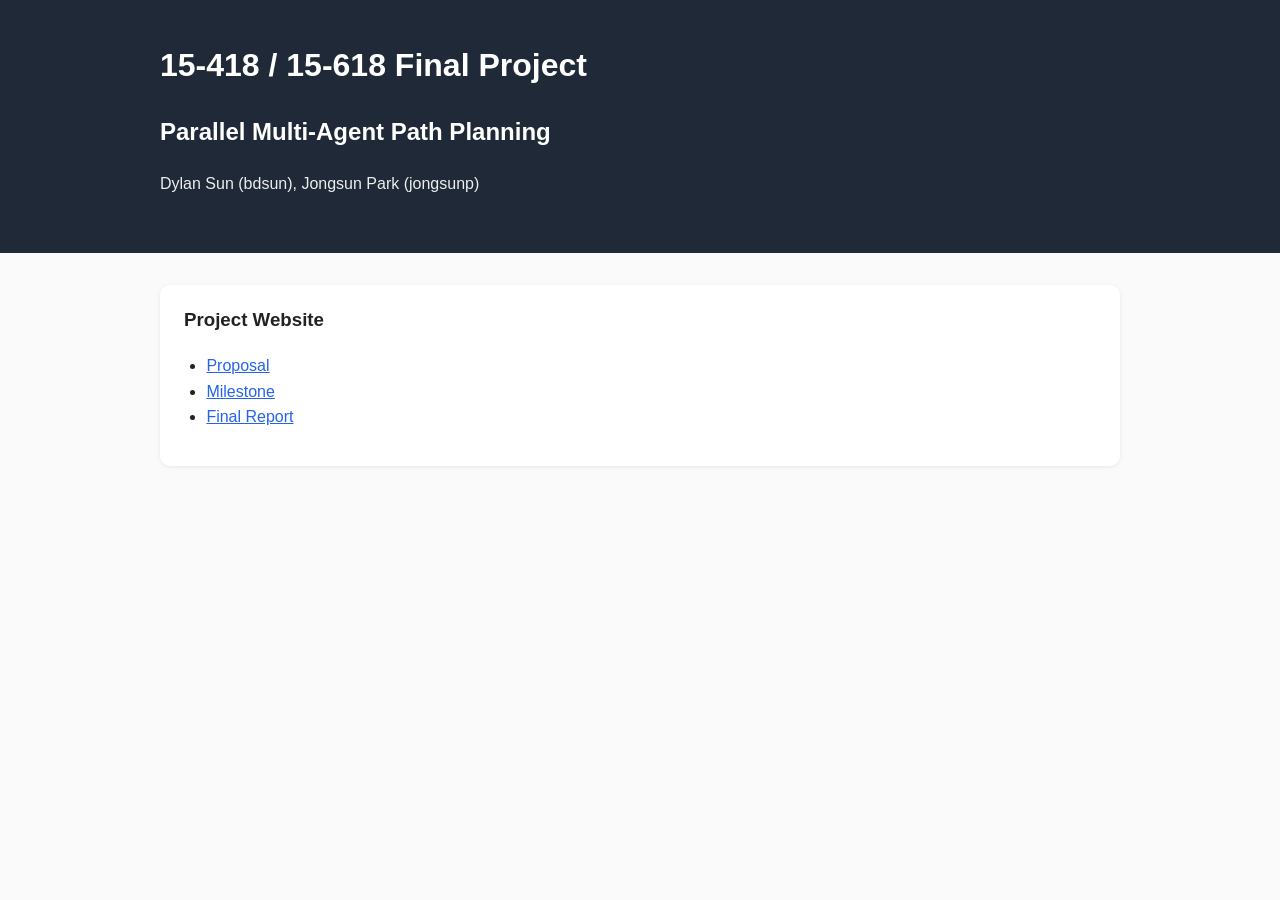
<file: index.html>
<!DOCTYPE html>
<html lang="en">
<head>
  <meta charset="UTF-8" />
  <meta name="viewport" content="width=device-width, initial-scale=1.0" />
  <title>15-418 Final Project</title>
  <style>
  body {
    font-family: Arial, sans-serif;
    line-height: 1.6;
    margin: 0;
    padding: 0;
    color: #222;
    background: #fafafa;
  }

  .hero {
    background: #1f2937;
    color: white;
    padding: 2.5rem 0;
    margin-bottom: 2rem;
  }

  .container {
    width: min(960px, 92%);
    margin: 0 auto;
  }

  h1, h2, h3, h4 {
    margin-top: 0;
  }

  section {
    background: white;
    padding: 1.25rem 1.5rem;
    margin-bottom: 1rem;
    border-radius: 10px;
    box-shadow: 0 1px 4px rgba(0,0,0,0.08);
  }

  ul, ol {
    padding-left: 1.4rem;
  }

  a {
    color: #2563eb;
  }

  .subtitle {
    opacity: 0.92;
  }

  pre {
    background: #f3f4f6;
    padding: 1rem;
    border-radius: 8px;
    overflow-x: auto;
    border: 1px solid #e5e7eb;
  }

  code {
    background: #f3f4f6;
    padding: 0.1rem 0.3rem;
    border-radius: 4px;
  }

  pre code {
    padding: 0;
    background: transparent;
  }

  table {
    width: 100%;
    border-collapse: collapse;
    margin-top: 0.75rem;
    margin-bottom: 1.25rem;
    font-size: 0.95rem;
  }

  th, td {
    border: 1px solid #d1d5db;
    padding: 0.6rem 0.7rem;
    text-align: left;
    vertical-align: top;
  }

  th {
    background: #f3f4f6;
  }

  td.num, th.num {
    text-align: right;
    font-variant-numeric: tabular-nums;
  }

  .report-nav {
    background: white;
    padding: 1.25rem 1.5rem;
    margin-bottom: 1rem;
    border-radius: 10px;
    box-shadow: 0 1px 4px rgba(0,0,0,0.08);
  }

  .report-nav ul {
    columns: 2;
    margin-bottom: 0;
  }

  .abstract-box {
    background: #f3f4f6;
    border-left: 4px solid #1f2937;
    padding: 1rem 1.25rem;
    border-radius: 8px;
  }

  .back-link {
    margin-bottom: 1rem;
  }

  .note {
    color: #666;
    font-size: 0.95rem;
  }

  .references li {
    margin-bottom: 0.5rem;
  }

  @media print {
    body {
      background: white;
    }

    .hero, .report-nav, .back-link {
      display: none;
    }

    .container {
      width: 100%;
      max-width: none;
    }

    section {
      box-shadow: none;
      border-radius: 0;
      padding: 0;
      margin-bottom: 1.25rem;
      break-inside: avoid;
    }

    table, pre {
      break-inside: avoid;
    }

    h2, h3 {
      break-after: avoid;
    }

    a {
      color: inherit;
      text-decoration: none;
    }
  }
</style>
</head>
<body>
  <header class="hero">
    <div class="container">
      <h1>15-418 / 15-618 Final Project</h1>
      <h2>Parallel Multi-Agent Path Planning</h2>
      <p class="subtitle">
        Dylan Sun (bdsun), Jongsun Park (jongsunp)
      </p>
    </div>
  </header>

  <main class="container">
    <section>
      <h3>Project Website</h3>
      <ul>
        <li><a href="multi_agent_path_planning_proposal.html">Proposal</a></li>
        <li><a href="milestone_report.html">Milestone</a></li>
        <li><a href="final_report.html">Final Report</a></li>
      </ul>
    </section>
  </main>
</body>
</html>
</file>
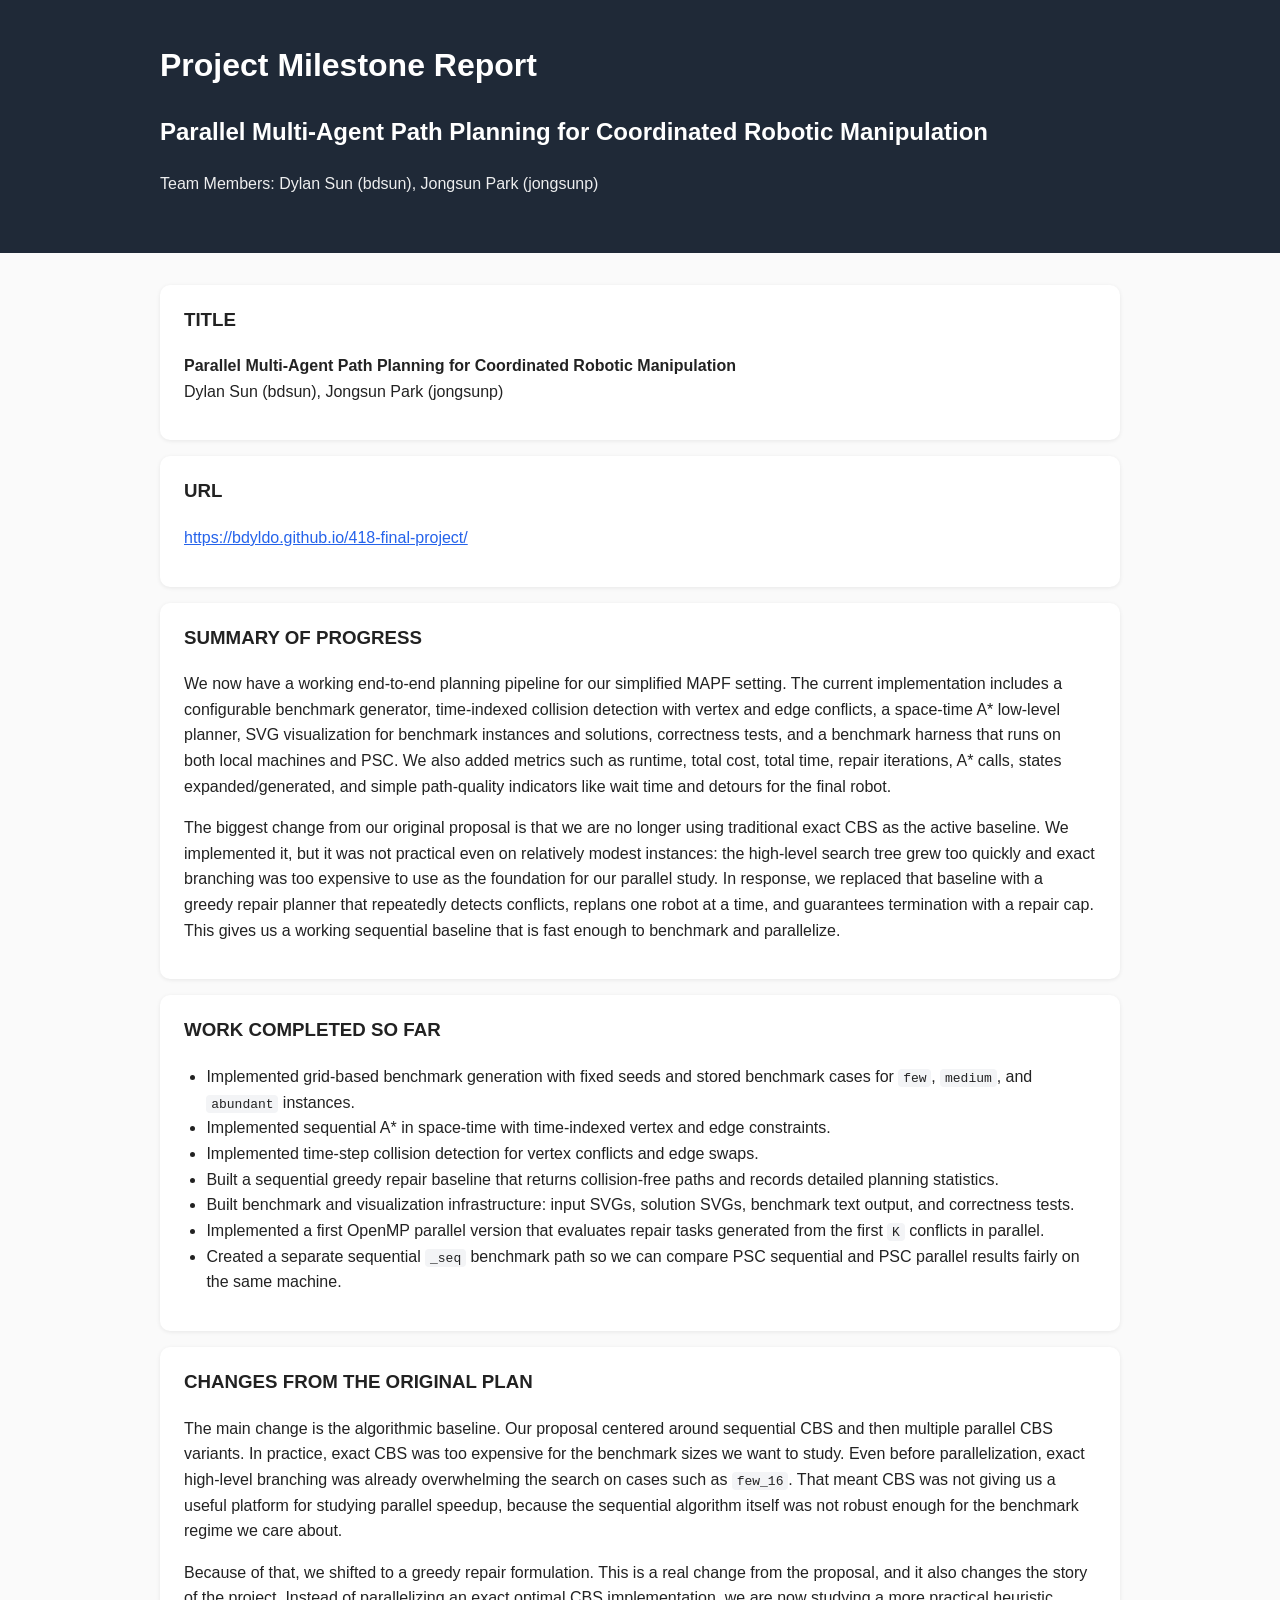
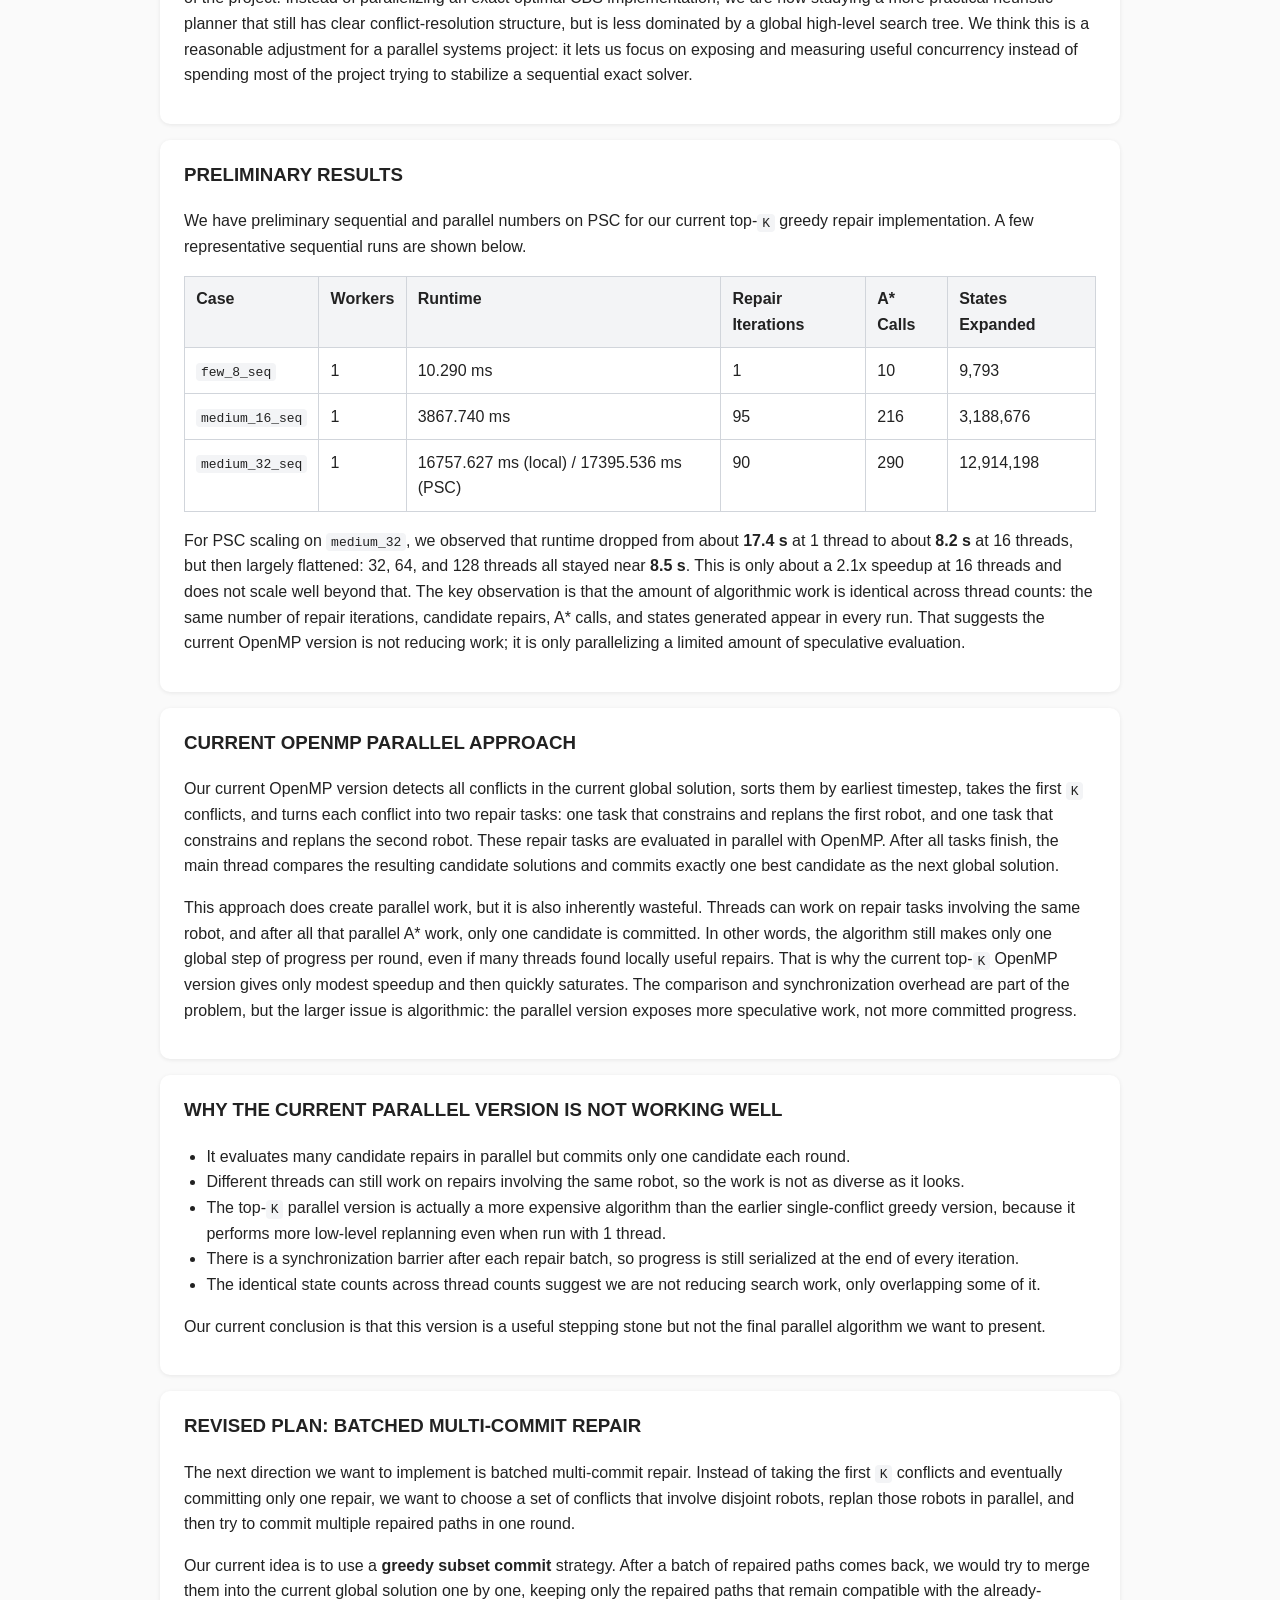
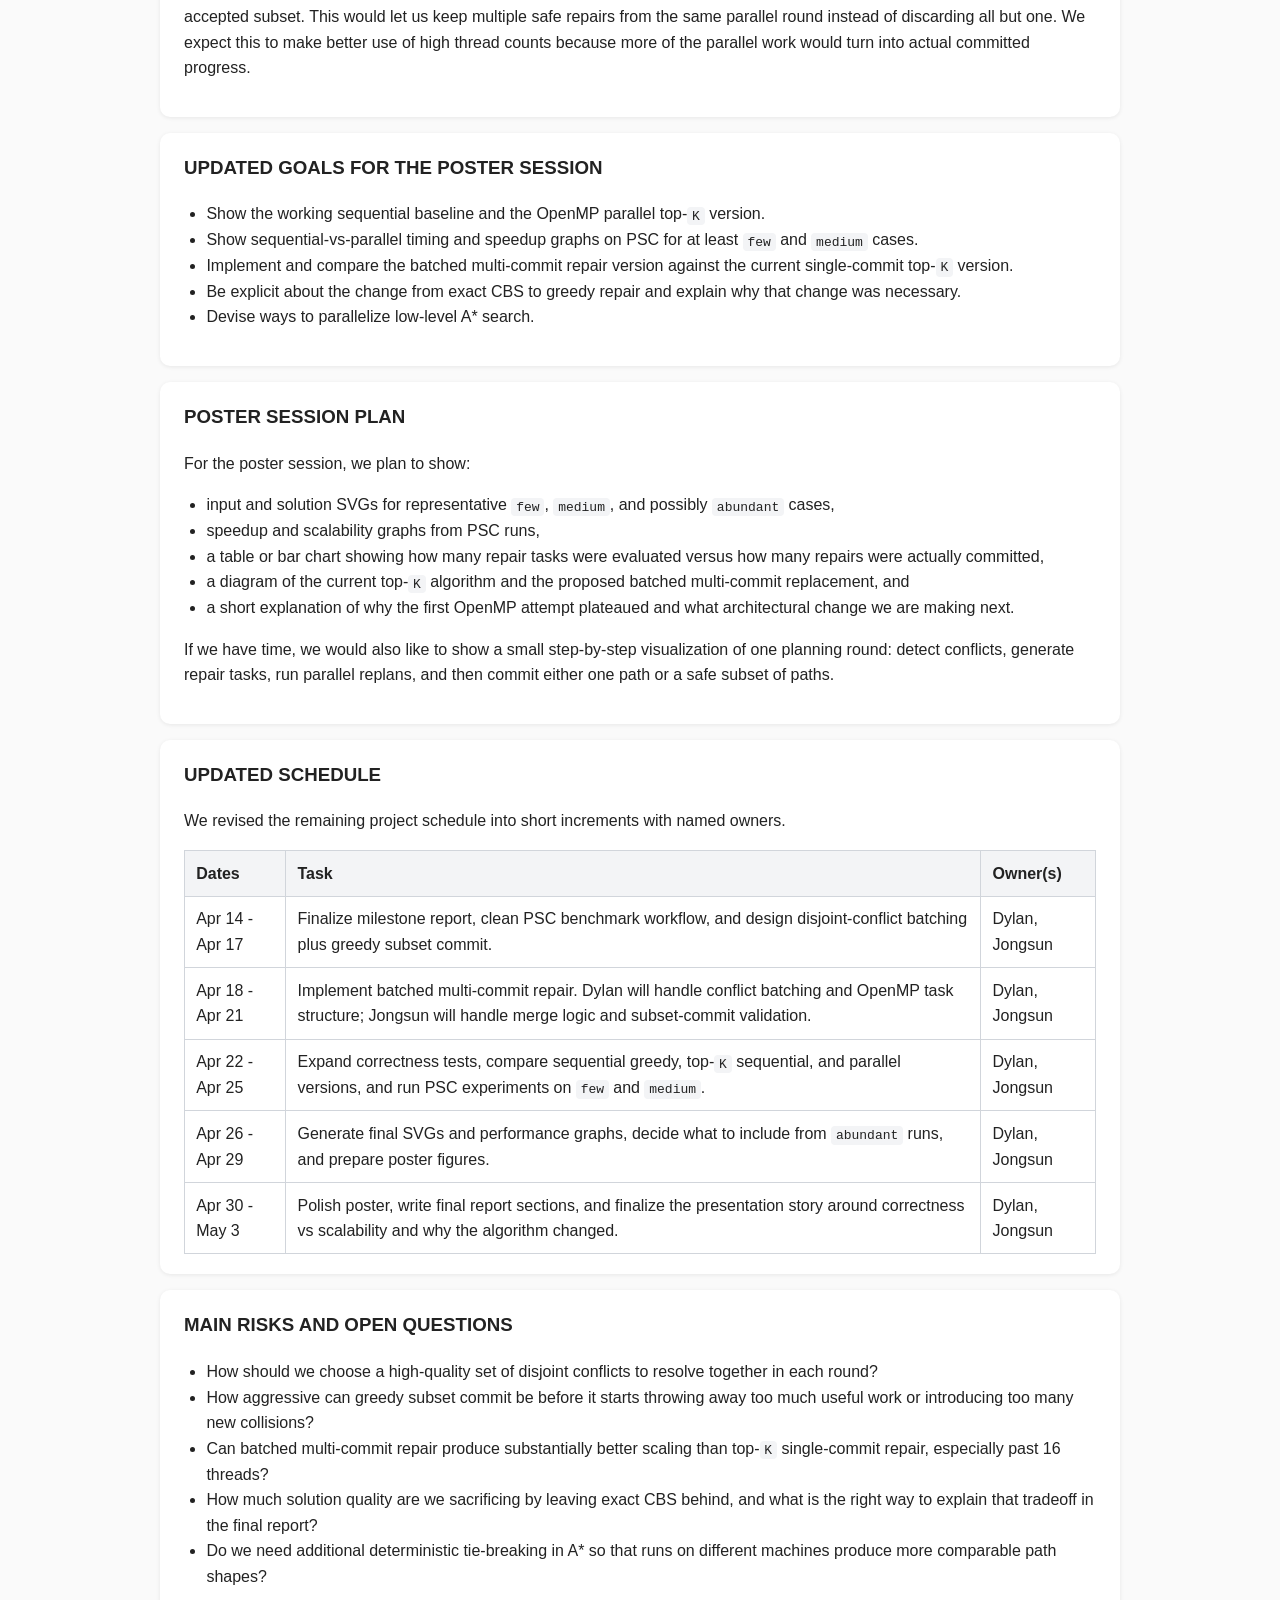
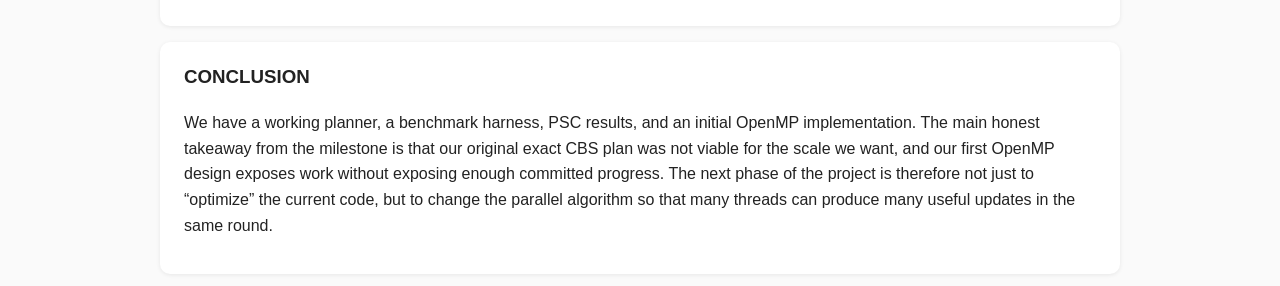
<file: milestone_report.html>
<!DOCTYPE html>
<html lang="en">
<head>
  <meta charset="UTF-8" />
  <meta name="viewport" content="width=device-width, initial-scale=1.0" />
  <title>Milestone Report | 15-418 Final Project</title>
  <style>
    body {
      font-family: Arial, sans-serif;
      line-height: 1.6;
      margin: 0;
      padding: 0;
      color: #222;
      background: #fafafa;
    }
    .hero {
      background: #1f2937;
      color: white;
      padding: 2.5rem 0;
      margin-bottom: 2rem;
    }
    .container {
      width: min(960px, 92%);
      margin: 0 auto;
    }
    h1, h2, h3, h4 {
      margin-top: 0;
    }
    section {
      background: white;
      padding: 1.25rem 1.5rem;
      margin-bottom: 1rem;
      border-radius: 10px;
      box-shadow: 0 1px 4px rgba(0,0,0,0.08);
    }
    pre {
      background: #f3f4f6;
      padding: 1rem;
      border-radius: 8px;
      overflow-x: auto;
    }
    code {
      background: #f3f4f6;
      padding: 0.1rem 0.3rem;
      border-radius: 4px;
    }
    ul {
      padding-left: 1.4rem;
    }
    a {
      color: #2563eb;
    }
    .subtitle {
      opacity: 0.92;
    }
    table {
      width: 100%;
      border-collapse: collapse;
      margin-top: 0.75rem;
    }
    th, td {
      border: 1px solid #d1d5db;
      padding: 0.6rem 0.7rem;
      text-align: left;
      vertical-align: top;
    }
    th {
      background: #f3f4f6;
    }
  </style>
</head>
<body>
  <header class="hero">
    <div class="container">
      <h1>Project Milestone Report</h1>
      <h2>Parallel Multi-Agent Path Planning for Coordinated Robotic Manipulation</h2>
      <p class="subtitle">
        Team Members: Dylan Sun (bdsun), Jongsun Park (jongsunp)
      </p>
    </div>
  </header>

  <main class="container">

    <section>
      <h3>TITLE</h3>
      <p><strong>Parallel Multi-Agent Path Planning for Coordinated Robotic Manipulation</strong><br>
      Dylan Sun (bdsun), Jongsun Park (jongsunp)</p>
    </section>

    <section>
      <h3>URL</h3>
      <p>
        <a href="https://bdyldo.github.io/418-final-project/">
          https://bdyldo.github.io/418-final-project/
        </a>
      </p>
    </section>

    <section>
      <h3>SUMMARY OF PROGRESS</h3>
      <p>
        We now have a working end-to-end planning pipeline for our simplified MAPF setting. The current implementation includes a configurable benchmark generator, time-indexed collision detection with vertex and edge conflicts, a space-time A* low-level planner, SVG visualization for benchmark instances and solutions, correctness tests, and a benchmark harness that runs on both local machines and PSC. We also added metrics such as runtime, total cost, total time, repair iterations, A* calls, states expanded/generated, and simple path-quality indicators like wait time and detours for the final robot.
      </p>
      <p>
        The biggest change from our original proposal is that we are no longer using traditional exact CBS as the active baseline. We implemented it, but it was not practical even on relatively modest instances: the high-level search tree grew too quickly and exact branching was too expensive to use as the foundation for our parallel study. In response, we replaced that baseline with a greedy repair planner that repeatedly detects conflicts, replans one robot at a time, and guarantees termination with a repair cap. This gives us a working sequential baseline that is fast enough to benchmark and parallelize.
      </p>
    </section>

    <section>
      <h3>WORK COMPLETED SO FAR</h3>
      <ul>
        <li>Implemented grid-based benchmark generation with fixed seeds and stored benchmark cases for <code>few</code>, <code>medium</code>, and <code>abundant</code> instances.</li>
        <li>Implemented sequential A* in space-time with time-indexed vertex and edge constraints.</li>
        <li>Implemented time-step collision detection for vertex conflicts and edge swaps.</li>
        <li>Built a sequential greedy repair baseline that returns collision-free paths and records detailed planning statistics.</li>
        <li>Built benchmark and visualization infrastructure:
          input SVGs, solution SVGs, benchmark text output, and correctness tests.</li>
        <li>Implemented a first OpenMP parallel version that evaluates repair tasks generated from the first <code>K</code> conflicts in parallel.</li>
        <li>Created a separate sequential <code>_seq</code> benchmark path so we can compare PSC sequential and PSC parallel results fairly on the same machine.</li>
      </ul>
    </section>

    <section>
      <h3>CHANGES FROM THE ORIGINAL PLAN</h3>
      <p>
        The main change is the algorithmic baseline. Our proposal centered around sequential CBS and then multiple parallel CBS variants. In practice, exact CBS was too expensive for the benchmark sizes we want to study. Even before parallelization, exact high-level branching was already overwhelming the search on cases such as <code>few_16</code>. That meant CBS was not giving us a useful platform for studying parallel speedup, because the sequential algorithm itself was not robust enough for the benchmark regime we care about.
      </p>
      <p>
        Because of that, we shifted to a greedy repair formulation. This is a real change from the proposal, and it also changes the story of the project. Instead of parallelizing an exact optimal CBS implementation, we are now studying a more practical heuristic planner that still has clear conflict-resolution structure, but is less dominated by a global high-level search tree. We think this is a reasonable adjustment for a parallel systems project: it lets us focus on exposing and measuring useful concurrency instead of spending most of the project trying to stabilize a sequential exact solver.
      </p>
    </section>

    <section>
      <h3>PRELIMINARY RESULTS</h3>
      <p>
        We have preliminary sequential and parallel numbers on PSC for our current top-<code>K</code> greedy repair implementation. A few representative sequential runs are shown below.
      </p>

      <table>
        <thead>
          <tr>
            <th>Case</th>
            <th>Workers</th>
            <th>Runtime</th>
            <th>Repair Iterations</th>
            <th>A* Calls</th>
            <th>States Expanded</th>
          </tr>
        </thead>
        <tbody>
          <tr>
            <td><code>few_8_seq</code></td>
            <td>1</td>
            <td>10.290 ms</td>
            <td>1</td>
            <td>10</td>
            <td>9,793</td>
          </tr>
          <tr>
            <td><code>medium_16_seq</code></td>
            <td>1</td>
            <td>3867.740 ms</td>
            <td>95</td>
            <td>216</td>
            <td>3,188,676</td>
          </tr>
          <tr>
            <td><code>medium_32_seq</code></td>
            <td>1</td>
            <td>16757.627 ms (local) / 17395.536 ms (PSC)</td>
            <td>90</td>
            <td>290</td>
            <td>12,914,198</td>
          </tr>
        </tbody>
      </table>

      <p>
        For PSC scaling on <code>medium_32</code>, we observed that runtime dropped from about <strong>17.4 s</strong> at 1 thread to about <strong>8.2 s</strong> at 16 threads, but then largely flattened: 32, 64, and 128 threads all stayed near <strong>8.5 s</strong>. This is only about a 2.1x speedup at 16 threads and does not scale well beyond that. The key observation is that the amount of algorithmic work is identical across thread counts: the same number of repair iterations, candidate repairs, A* calls, and states generated appear in every run. That suggests the current OpenMP version is not reducing work; it is only parallelizing a limited amount of speculative evaluation.
      </p>
    </section>

    <section>
      <h3>CURRENT OPENMP PARALLEL APPROACH</h3>
      <p>
        Our current OpenMP version detects all conflicts in the current global solution, sorts them by earliest timestep, takes the first <code>K</code> conflicts, and turns each conflict into two repair tasks: one task that constrains and replans the first robot, and one task that constrains and replans the second robot. These repair tasks are evaluated in parallel with OpenMP. After all tasks finish, the main thread compares the resulting candidate solutions and commits exactly one best candidate as the next global solution.
      </p>
      <p>
        This approach does create parallel work, but it is also inherently wasteful. Threads can work on repair tasks involving the same robot, and after all that parallel A* work, only one candidate is committed. In other words, the algorithm still makes only one global step of progress per round, even if many threads found locally useful repairs. That is why the current top-<code>K</code> OpenMP version gives only modest speedup and then quickly saturates. The comparison and synchronization overhead are part of the problem, but the larger issue is algorithmic: the parallel version exposes more speculative work, not more committed progress.
      </p>
    </section>

    <section>
      <h3>WHY THE CURRENT PARALLEL VERSION IS NOT WORKING WELL</h3>
      <ul>
        <li>It evaluates many candidate repairs in parallel but commits only one candidate each round.</li>
        <li>Different threads can still work on repairs involving the same robot, so the work is not as diverse as it looks.</li>
        <li>The top-<code>K</code> parallel version is actually a more expensive algorithm than the earlier single-conflict greedy version, because it performs more low-level replanning even when run with 1 thread.</li>
        <li>There is a synchronization barrier after each repair batch, so progress is still serialized at the end of every iteration.</li>
        <li>The identical state counts across thread counts suggest we are not reducing search work, only overlapping some of it.</li>
      </ul>
      <p>
        Our current conclusion is that this version is a useful stepping stone but not the final parallel algorithm we want to present.
      </p>
    </section>

    <section>
      <h3>REVISED PLAN: BATCHED MULTI-COMMIT REPAIR</h3>
      <p>
        The next direction we want to implement is batched multi-commit repair. Instead of taking the first <code>K</code> conflicts and eventually committing only one repair, we want to choose a set of conflicts that involve disjoint robots, replan those robots in parallel, and then try to commit multiple repaired paths in one round.
      </p>
      <p>
        Our current idea is to use a <strong>greedy subset commit</strong> strategy. After a batch of repaired paths comes back, we would try to merge them into the current global solution one by one, keeping only the repaired paths that remain compatible with the already-accepted subset. This would let us keep multiple safe repairs from the same parallel round instead of discarding all but one. We expect this to make better use of high thread counts because more of the parallel work would turn into actual committed progress.
      </p>
    </section>

    <section>
      <h3>UPDATED GOALS FOR THE POSTER SESSION</h3>
      <ul>
        <li>Show the working sequential baseline and the OpenMP parallel top-<code>K</code> version.</li>
        <li>Show sequential-vs-parallel timing and speedup graphs on PSC for at least <code>few</code> and <code>medium</code> cases.</li>
        <li>Implement and compare the batched multi-commit repair version against the current single-commit top-<code>K</code> version.</li>
        <li>Be explicit about the change from exact CBS to greedy repair and explain why that change was necessary.</li>
        <li>Devise ways to parallelize low-level A* search.</li>
      </ul>
    </section>

    <section>
      <h3>POSTER SESSION PLAN</h3>
      <p>
        For the poster session, we plan to show:
      </p>
      <ul>
        <li>input and solution SVGs for representative <code>few</code>, <code>medium</code>, and possibly <code>abundant</code> cases,</li>
        <li>speedup and scalability graphs from PSC runs,</li>
        <li>a table or bar chart showing how many repair tasks were evaluated versus how many repairs were actually committed,</li>
        <li>a diagram of the current top-<code>K</code> algorithm and the proposed batched multi-commit replacement, and</li>
        <li>a short explanation of why the first OpenMP attempt plateaued and what architectural change we are making next.</li>
      </ul>
      <p>
        If we have time, we would also like to show a small step-by-step visualization of one planning round: detect conflicts, generate repair tasks, run parallel replans, and then commit either one path or a safe subset of paths.
      </p>
    </section>

    <section>
      <h3>UPDATED SCHEDULE</h3>
      <p>
        We revised the remaining project schedule into short increments with named owners.
      </p>
      <table>
        <thead>
          <tr>
            <th>Dates</th>
            <th>Task</th>
            <th>Owner(s)</th>
          </tr>
        </thead>
        <tbody>
          <tr>
            <td>Apr 14 - Apr 17</td>
            <td>Finalize milestone report, clean PSC benchmark workflow, and design disjoint-conflict batching plus greedy subset commit.</td>
            <td>Dylan, Jongsun</td>
          </tr>
          <tr>
            <td>Apr 18 - Apr 21</td>
            <td>Implement batched multi-commit repair. Dylan will handle conflict batching and OpenMP task structure; Jongsun will handle merge logic and subset-commit validation.</td>
            <td>Dylan, Jongsun</td>
          </tr>
          <tr>
            <td>Apr 22 - Apr 25</td>
            <td>Expand correctness tests, compare sequential greedy, top-<code>K</code> sequential, and parallel versions, and run PSC experiments on <code>few</code> and <code>medium</code>.</td>
            <td>Dylan, Jongsun</td>
          </tr>
          <tr>
            <td>Apr 26 - Apr 29</td>
            <td>Generate final SVGs and performance graphs, decide what to include from <code>abundant</code> runs, and prepare poster figures.</td>
            <td>Dylan, Jongsun</td>
          </tr>
          <tr>
            <td>Apr 30 - May 3</td>
            <td>Polish poster, write final report sections, and finalize the presentation story around correctness vs scalability and why the algorithm changed.</td>
            <td>Dylan, Jongsun</td>
          </tr>
        </tbody>
      </table>
    </section>

    <section>
      <h3>MAIN RISKS AND OPEN QUESTIONS</h3>
      <ul>
        <li>How should we choose a high-quality set of disjoint conflicts to resolve together in each round?</li>
        <li>How aggressive can greedy subset commit be before it starts throwing away too much useful work or introducing too many new collisions?</li>
        <li>Can batched multi-commit repair produce substantially better scaling than top-<code>K</code> single-commit repair, especially past 16 threads?</li>
        <li>How much solution quality are we sacrificing by leaving exact CBS behind, and what is the right way to explain that tradeoff in the final report?</li>
        <li>Do we need additional deterministic tie-breaking in A* so that runs on different machines produce more comparable path shapes?</li>
      </ul>
    </section>

    <section>
      <h3>CONCLUSION</h3>
      <p>
        We have a working planner, a benchmark harness, PSC results, and an initial OpenMP implementation. The main honest takeaway from the milestone is that our original exact CBS plan was not viable for the scale we want, and our first OpenMP design exposes work without exposing enough committed progress. The next phase of the project is therefore not just to “optimize” the current code, but to change the parallel algorithm so that many threads can produce many useful updates in the same round.
      </p>
    </section>

  </main>
</body>
</html>
</file>
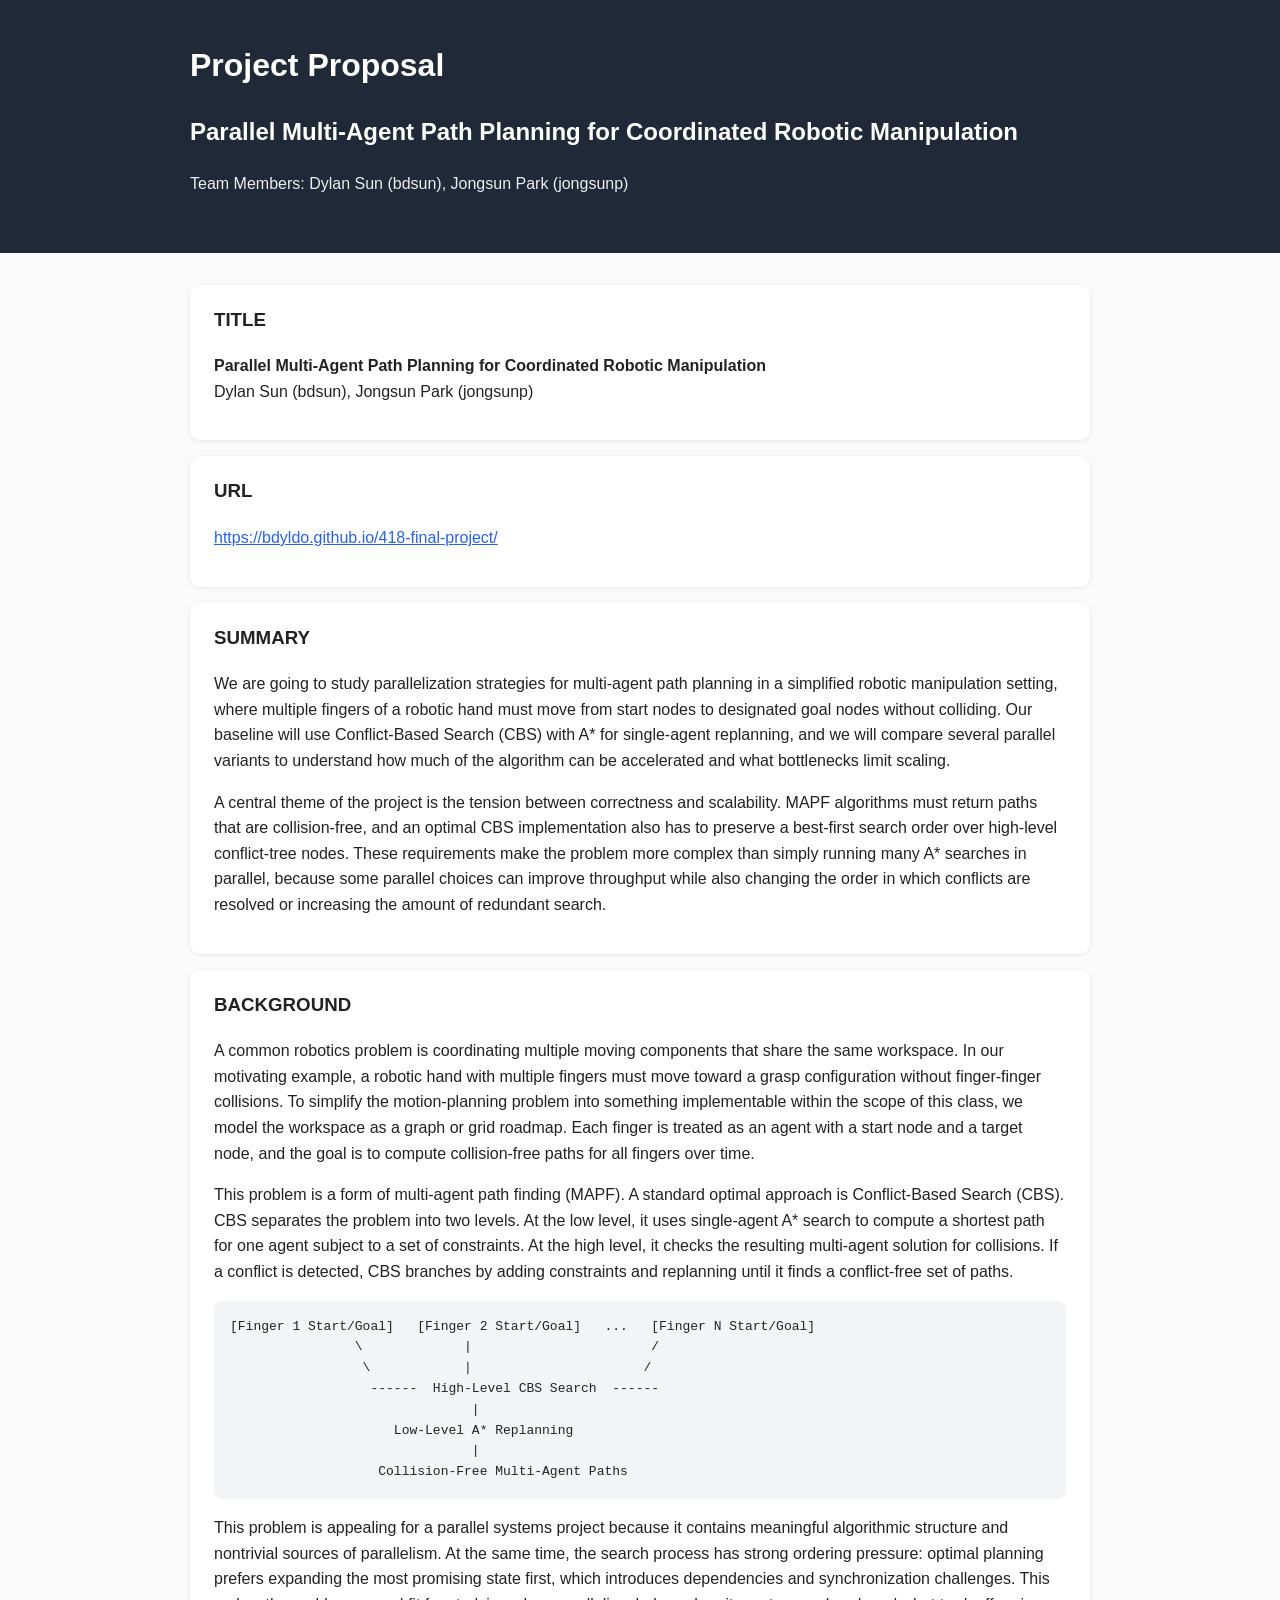
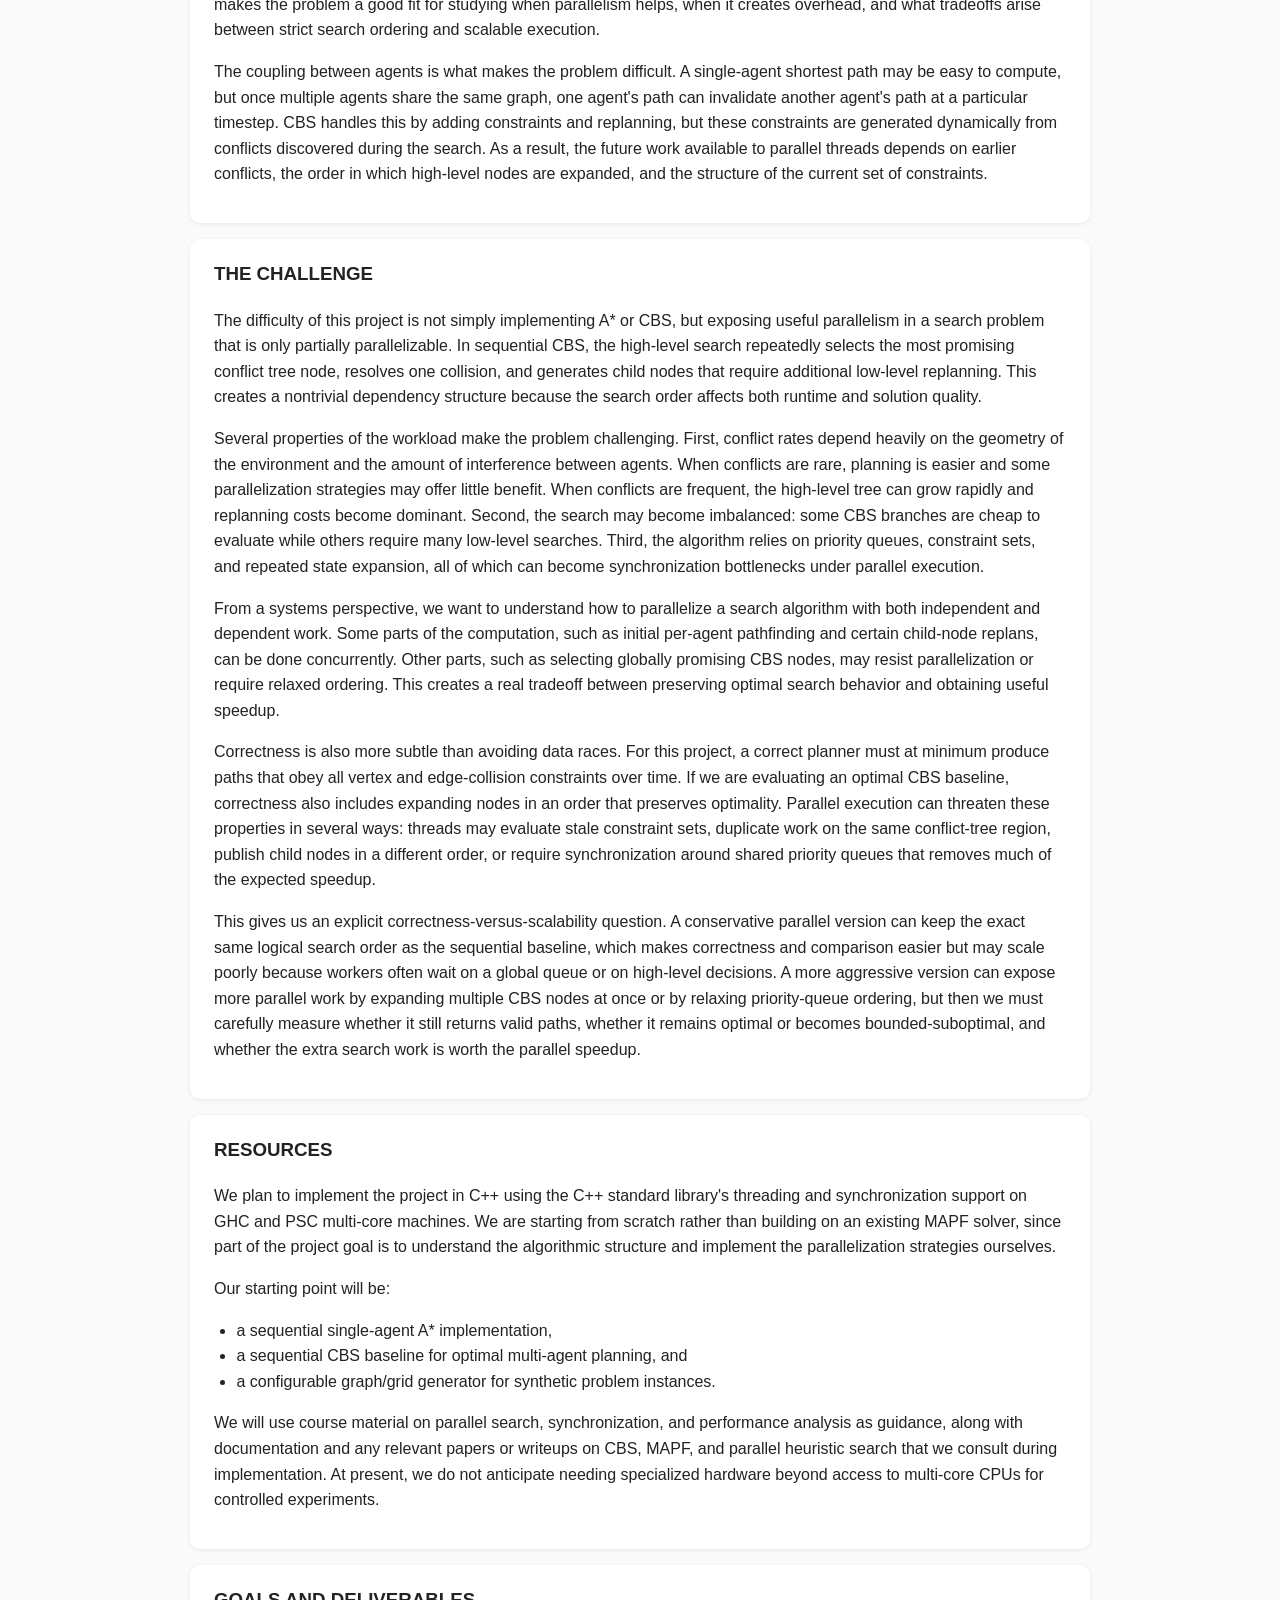
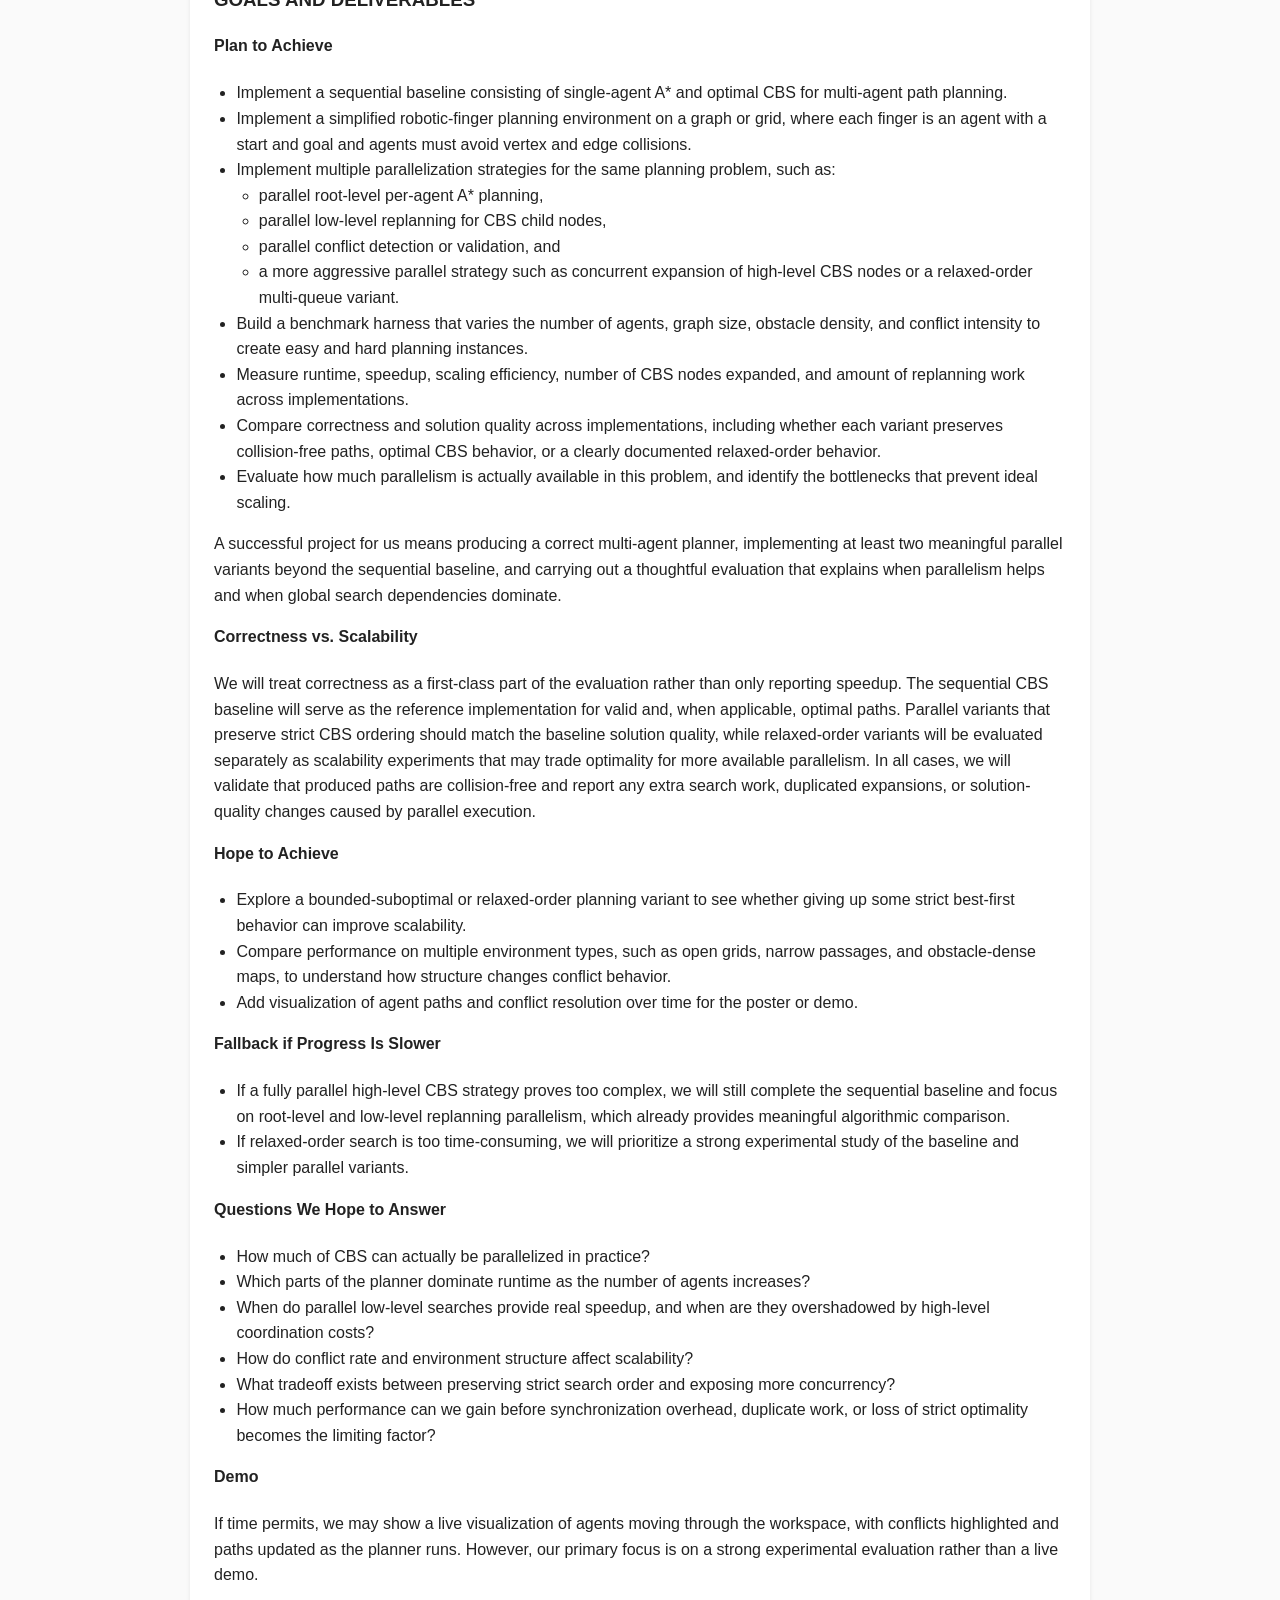
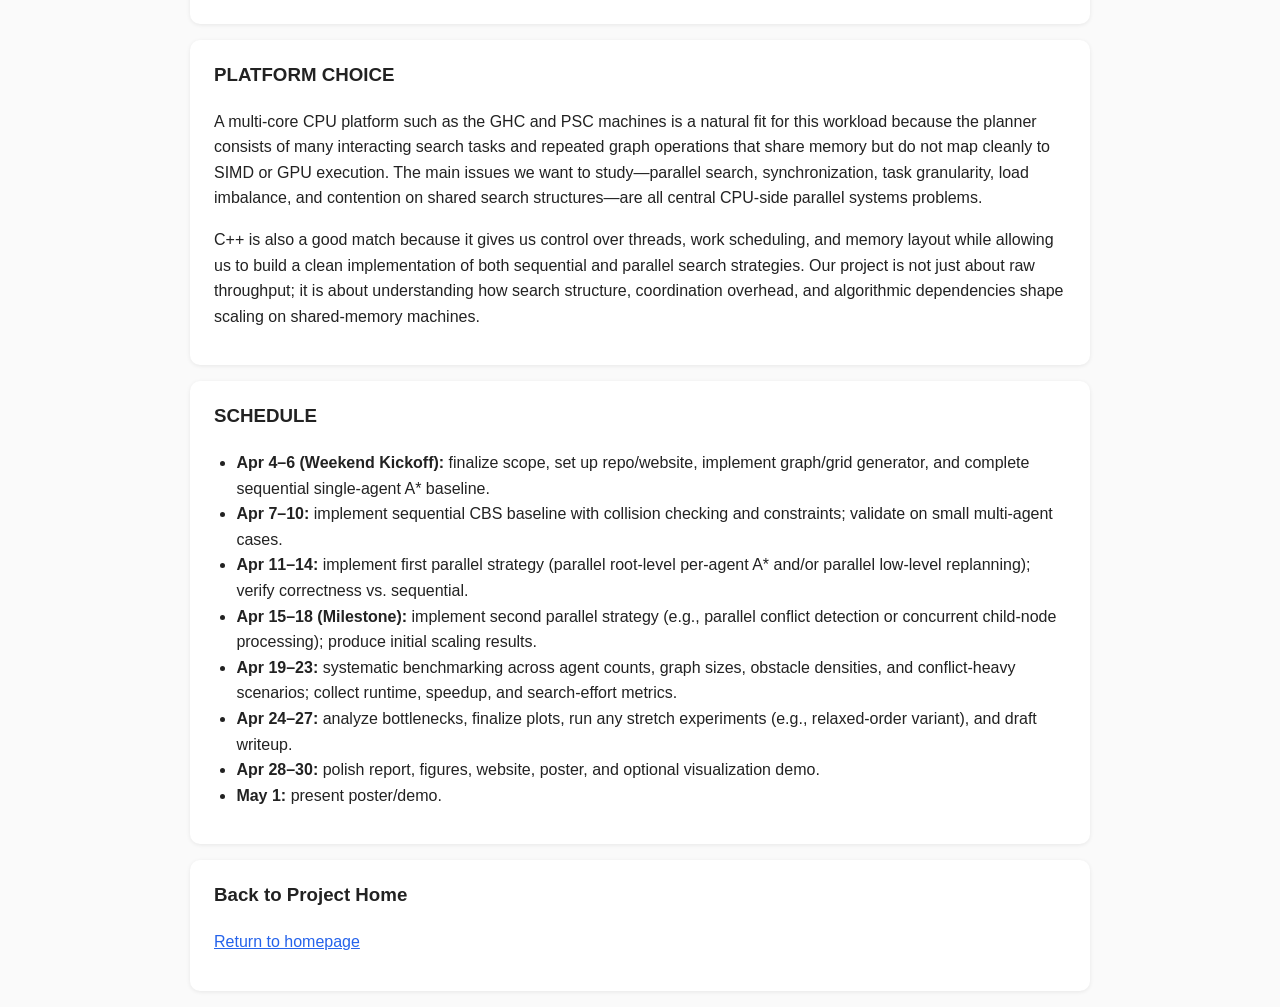
<file: multi_agent_path_planning_proposal.html>
<!DOCTYPE html>
<html lang="en">
<head>
  <meta charset="UTF-8" />
  <meta name="viewport" content="width=device-width, initial-scale=1.0" />
  <title>Project Proposal | 15-418 Final Project</title>
  <style>
    body {
      font-family: Arial, sans-serif;
      line-height: 1.6;
      margin: 0;
      padding: 0;
      color: #222;
      background: #fafafa;
    }
    .hero {
      background: #1f2937;
      color: white;
      padding: 2.5rem 0;
      margin-bottom: 2rem;
    }
    .container {
      width: min(900px, 92%);
      margin: 0 auto;
    }
    h1, h2, h3, h4 {
      margin-top: 0;
    }
    section {
      background: white;
      padding: 1.25rem 1.5rem;
      margin-bottom: 1rem;
      border-radius: 10px;
      box-shadow: 0 1px 4px rgba(0,0,0,0.08);
    }
    pre {
      background: #f3f4f6;
      padding: 1rem;
      border-radius: 8px;
      overflow-x: auto;
    }
    code {
      background: #f3f4f6;
      padding: 0.1rem 0.3rem;
      border-radius: 4px;
    }
    ul {
      padding-left: 1.4rem;
    }
    a {
      color: #2563eb;
    }
    .subtitle {
      opacity: 0.92;
    }
  </style>
</head>
<body>
  <header class="hero">
    <div class="container">
      <h1>Project Proposal</h1>
      <h2>Parallel Multi-Agent Path Planning for Coordinated Robotic Manipulation</h2>
      <p class="subtitle">
        Team Members: Dylan Sun (bdsun), Jongsun Park (jongsunp)
      </p>
    </div>
  </header>

  <main class="container">

    <section>
      <h3>TITLE</h3>
      <p><strong>Parallel Multi-Agent Path Planning for Coordinated Robotic Manipulation</strong><br>
      Dylan Sun (bdsun), Jongsun Park (jongsunp)</p>
    </section>

    <section>
      <h3>URL</h3>
      <p>
        <a href="https://bdyldo.github.io/418-final-project/">
          https://bdyldo.github.io/418-final-project/
        </a>
      </p>
    </section>

    <section>
      <h3>SUMMARY</h3>
      <p>
        We are going to study parallelization strategies for multi-agent path planning in a simplified robotic manipulation setting, where multiple fingers of a robotic hand must move from start nodes to designated goal nodes without colliding. Our baseline will use Conflict-Based Search (CBS) with A* for single-agent replanning, and we will compare several parallel variants to understand how much of the algorithm can be accelerated and what bottlenecks limit scaling.
      </p>
      <p>
        A central theme of the project is the tension between correctness and scalability. MAPF algorithms must return paths that are collision-free, and an optimal CBS implementation also has to preserve a best-first search order over high-level conflict-tree nodes. These requirements make the problem more complex than simply running many A* searches in parallel, because some parallel choices can improve throughput while also changing the order in which conflicts are resolved or increasing the amount of redundant search.
      </p>
    </section>

    <section>
      <h3>BACKGROUND</h3>
      <p>
        A common robotics problem is coordinating multiple moving components that share the same workspace. In our motivating example, a robotic hand with multiple fingers must move toward a grasp configuration without finger-finger collisions. To simplify the motion-planning problem into something implementable within the scope of this class, we model the workspace as a graph or grid roadmap. Each finger is treated as an agent with a start node and a target node, and the goal is to compute collision-free paths for all fingers over time.
      </p>

      <p>
        This problem is a form of multi-agent path finding (MAPF). A standard optimal approach is Conflict-Based Search (CBS). CBS separates the problem into two levels. At the low level, it uses single-agent A* search to compute a shortest path for one agent subject to a set of constraints. At the high level, it checks the resulting multi-agent solution for collisions. If a conflict is detected, CBS branches by adding constraints and replanning until it finds a conflict-free set of paths.
      </p>

      <pre>[Finger 1 Start/Goal]   [Finger 2 Start/Goal]   ...   [Finger N Start/Goal]
                \             |                       /
                 \            |                      /
                  ------  High-Level CBS Search  ------
                               |
                     Low-Level A* Replanning
                               |
                   Collision-Free Multi-Agent Paths</pre>

      <p>
        This problem is appealing for a parallel systems project because it contains meaningful algorithmic structure and nontrivial sources of parallelism. At the same time, the search process has strong ordering pressure: optimal planning prefers expanding the most promising state first, which introduces dependencies and synchronization challenges. This makes the problem a good fit for studying when parallelism helps, when it creates overhead, and what tradeoffs arise between strict search ordering and scalable execution.
      </p>

      <p>
        The coupling between agents is what makes the problem difficult. A single-agent shortest path may be easy to compute, but once multiple agents share the same graph, one agent's path can invalidate another agent's path at a particular timestep. CBS handles this by adding constraints and replanning, but these constraints are generated dynamically from conflicts discovered during the search. As a result, the future work available to parallel threads depends on earlier conflicts, the order in which high-level nodes are expanded, and the structure of the current set of constraints.
      </p>
    </section>

    <section>
      <h3>THE CHALLENGE</h3>
      <p>
        The difficulty of this project is not simply implementing A* or CBS, but exposing useful parallelism in a search problem that is only partially parallelizable. In sequential CBS, the high-level search repeatedly selects the most promising conflict tree node, resolves one collision, and generates child nodes that require additional low-level replanning. This creates a nontrivial dependency structure because the search order affects both runtime and solution quality.
      </p>

      <p>
        Several properties of the workload make the problem challenging. First, conflict rates depend heavily on the geometry of the environment and the amount of interference between agents. When conflicts are rare, planning is easier and some parallelization strategies may offer little benefit. When conflicts are frequent, the high-level tree can grow rapidly and replanning costs become dominant. Second, the search may become imbalanced: some CBS branches are cheap to evaluate while others require many low-level searches. Third, the algorithm relies on priority queues, constraint sets, and repeated state expansion, all of which can become synchronization bottlenecks under parallel execution.
      </p>

      <p>
        From a systems perspective, we want to understand how to parallelize a search algorithm with both independent and dependent work. Some parts of the computation, such as initial per-agent pathfinding and certain child-node replans, can be done concurrently. Other parts, such as selecting globally promising CBS nodes, may resist parallelization or require relaxed ordering. This creates a real tradeoff between preserving optimal search behavior and obtaining useful speedup.
      </p>

      <p>
        Correctness is also more subtle than avoiding data races. For this project, a correct planner must at minimum produce paths that obey all vertex and edge-collision constraints over time. If we are evaluating an optimal CBS baseline, correctness also includes expanding nodes in an order that preserves optimality. Parallel execution can threaten these properties in several ways: threads may evaluate stale constraint sets, duplicate work on the same conflict-tree region, publish child nodes in a different order, or require synchronization around shared priority queues that removes much of the expected speedup.
      </p>

      <p>
        This gives us an explicit correctness-versus-scalability question. A conservative parallel version can keep the exact same logical search order as the sequential baseline, which makes correctness and comparison easier but may scale poorly because workers often wait on a global queue or on high-level decisions. A more aggressive version can expose more parallel work by expanding multiple CBS nodes at once or by relaxing priority-queue ordering, but then we must carefully measure whether it still returns valid paths, whether it remains optimal or becomes bounded-suboptimal, and whether the extra search work is worth the parallel speedup.
      </p>
    </section>

    <section>
      <h3>RESOURCES</h3>
      <p>
        We plan to implement the project in C++ using the C++ standard library's threading and synchronization support on GHC and PSC multi-core machines. We are starting from scratch rather than building on an existing MAPF solver, since part of the project goal is to understand the algorithmic structure and implement the parallelization strategies ourselves.
      </p>

      <p>
        Our starting point will be:
      </p>
      <ul>
        <li>a sequential single-agent A* implementation,</li>
        <li>a sequential CBS baseline for optimal multi-agent planning, and</li>
        <li>a configurable graph/grid generator for synthetic problem instances.</li>
      </ul>

      <p>
        We will use course material on parallel search, synchronization, and performance analysis as guidance, along with documentation and any relevant papers or writeups on CBS, MAPF, and parallel heuristic search that we consult during implementation. At present, we do not anticipate needing specialized hardware beyond access to multi-core CPUs for controlled experiments.
      </p>
    </section>

    <section>
      <h3>GOALS AND DELIVERABLES</h3>

      <h4>Plan to Achieve</h4>
      <ul>
        <li>
          Implement a sequential baseline consisting of single-agent A* and optimal CBS for multi-agent path planning.
        </li>
        <li>
          Implement a simplified robotic-finger planning environment on a graph or grid, where each finger is an agent with a start and goal and agents must avoid vertex and edge collisions.
        </li>
        <li>
          Implement multiple parallelization strategies for the same planning problem, such as:
          <ul>
            <li>parallel root-level per-agent A* planning,</li>
            <li>parallel low-level replanning for CBS child nodes,</li>
            <li>parallel conflict detection or validation, and</li>
            <li>a more aggressive parallel strategy such as concurrent expansion of high-level CBS nodes or a relaxed-order multi-queue variant.</li>
          </ul>
        </li>
        <li>
          Build a benchmark harness that varies the number of agents, graph size, obstacle density, and conflict intensity to create easy and hard planning instances.
        </li>
        <li>
          Measure runtime, speedup, scaling efficiency, number of CBS nodes expanded, and amount of replanning work across implementations.
        </li>
        <li>
          Compare correctness and solution quality across implementations, including whether each variant preserves collision-free paths, optimal CBS behavior, or a clearly documented relaxed-order behavior.
        </li>
        <li>
          Evaluate how much parallelism is actually available in this problem, and identify the bottlenecks that prevent ideal scaling.
        </li>
      </ul>

      <p>
        A successful project for us means producing a correct multi-agent planner, implementing at least two meaningful parallel variants beyond the sequential baseline, and carrying out a thoughtful evaluation that explains when parallelism helps and when global search dependencies dominate.
      </p>

      <h4>Correctness vs. Scalability</h4>
      <p>
        We will treat correctness as a first-class part of the evaluation rather than only reporting speedup. The sequential CBS baseline will serve as the reference implementation for valid and, when applicable, optimal paths. Parallel variants that preserve strict CBS ordering should match the baseline solution quality, while relaxed-order variants will be evaluated separately as scalability experiments that may trade optimality for more available parallelism. In all cases, we will validate that produced paths are collision-free and report any extra search work, duplicated expansions, or solution-quality changes caused by parallel execution.
      </p>

      <h4>Hope to Achieve</h4>
      <ul>
        <li>
          Explore a bounded-suboptimal or relaxed-order planning variant to see whether giving up some strict best-first behavior can improve scalability.
        </li>
        <li>
          Compare performance on multiple environment types, such as open grids, narrow passages, and obstacle-dense maps, to understand how structure changes conflict behavior.
        </li>
        <li>
          Add visualization of agent paths and conflict resolution over time for the poster or demo.
        </li>
      </ul>

      <h4>Fallback if Progress Is Slower</h4>
      <ul>
        <li>
          If a fully parallel high-level CBS strategy proves too complex, we will still complete the sequential baseline and focus on root-level and low-level replanning parallelism, which already provides meaningful algorithmic comparison.
        </li>
        <li>
          If relaxed-order search is too time-consuming, we will prioritize a strong experimental study of the baseline and simpler parallel variants.
        </li>
      </ul>

      <h4>Questions We Hope to Answer</h4>
      <ul>
        <li>How much of CBS can actually be parallelized in practice?</li>
        <li>Which parts of the planner dominate runtime as the number of agents increases?</li>
        <li>When do parallel low-level searches provide real speedup, and when are they overshadowed by high-level coordination costs?</li>
        <li>How do conflict rate and environment structure affect scalability?</li>
        <li>What tradeoff exists between preserving strict search order and exposing more concurrency?</li>
        <li>How much performance can we gain before synchronization overhead, duplicate work, or loss of strict optimality becomes the limiting factor?</li>
      </ul>

      <h4>Demo</h4>
      <p>
        If time permits, we may show a live visualization of agents moving through the workspace, with conflicts highlighted and paths updated as the planner runs. However, our primary focus is on a strong experimental evaluation rather than a live demo.
      </p>
    </section>

    <section>
      <h3>PLATFORM CHOICE</h3>
      <p>
        A multi-core CPU platform such as the GHC and PSC machines is a natural fit for this workload because the planner consists of many interacting search tasks and repeated graph operations that share memory but do not map cleanly to SIMD or GPU execution. The main issues we want to study—parallel search, synchronization, task granularity, load imbalance, and contention on shared search structures—are all central CPU-side parallel systems problems.
      </p>

      <p>
        C++ is also a good match because it gives us control over threads, work scheduling, and memory layout while allowing us to build a clean implementation of both sequential and parallel search strategies. Our project is not just about raw throughput; it is about understanding how search structure, coordination overhead, and algorithmic dependencies shape scaling on shared-memory machines.
      </p>
    </section>

    <section>
      <h3>SCHEDULE</h3>
      <ul>
        <li>
          <strong>Apr 4–6 (Weekend Kickoff):</strong> finalize scope, set up repo/website, implement graph/grid generator, and complete sequential single-agent A* baseline.
        </li>
        <li>
          <strong>Apr 7–10:</strong> implement sequential CBS baseline with collision checking and constraints; validate on small multi-agent cases.
        </li>
        <li>
          <strong>Apr 11–14:</strong> implement first parallel strategy (parallel root-level per-agent A* and/or parallel low-level replanning); verify correctness vs. sequential.
        </li>
        <li>
          <strong>Apr 15–18 (Milestone):</strong> implement second parallel strategy (e.g., parallel conflict detection or concurrent child-node processing); produce initial scaling results.
        </li>
        <li>
          <strong>Apr 19–23:</strong> systematic benchmarking across agent counts, graph sizes, obstacle densities, and conflict-heavy scenarios; collect runtime, speedup, and search-effort metrics.
        </li>
        <li>
          <strong>Apr 24–27:</strong> analyze bottlenecks, finalize plots, run any stretch experiments (e.g., relaxed-order variant), and draft writeup.
        </li>
        <li>
          <strong>Apr 28–30:</strong> polish report, figures, website, poster, and optional visualization demo.
        </li>
        <li>
          <strong>May 1:</strong> present poster/demo.
        </li>
      </ul>
    </section>

    <section>
      <h3>Back to Project Home</h3>
      <p><a href="index.html">Return to homepage</a></p>
    </section>

  </main>
</body>
</html>
</file>
